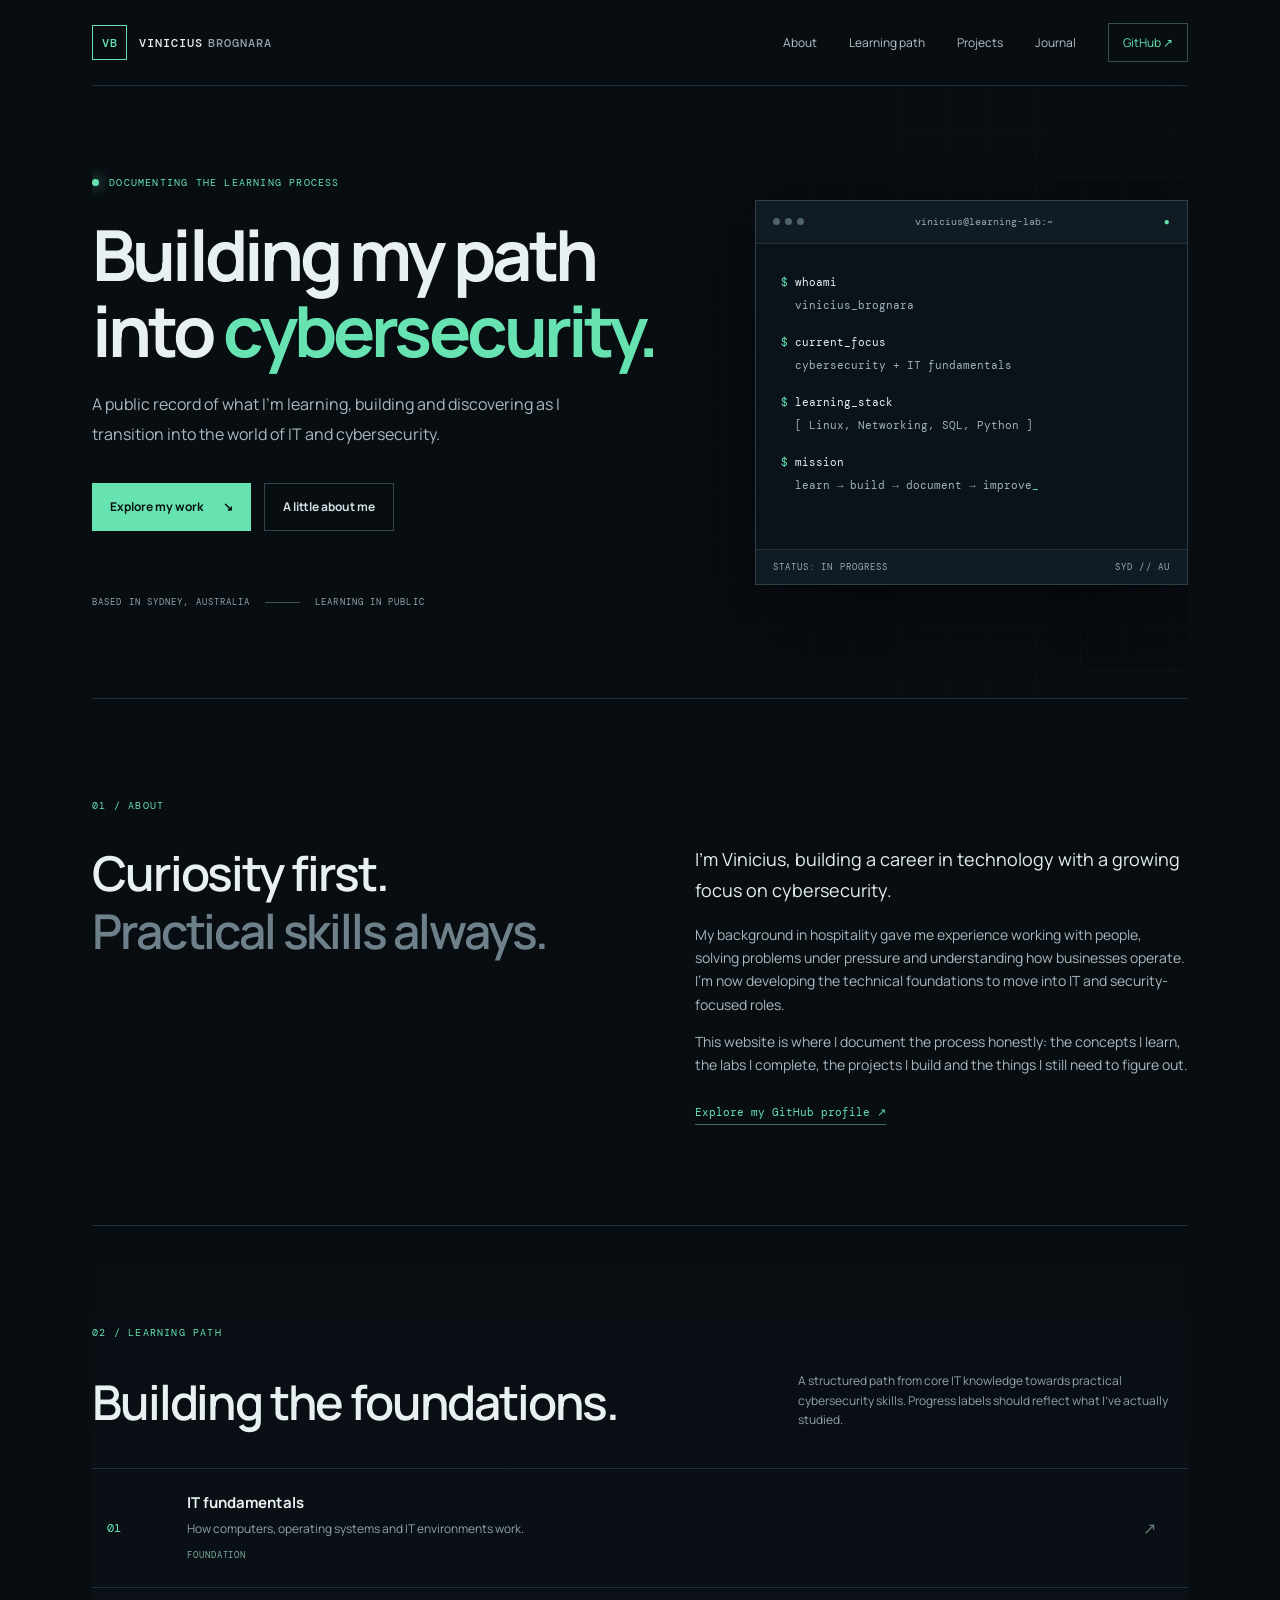
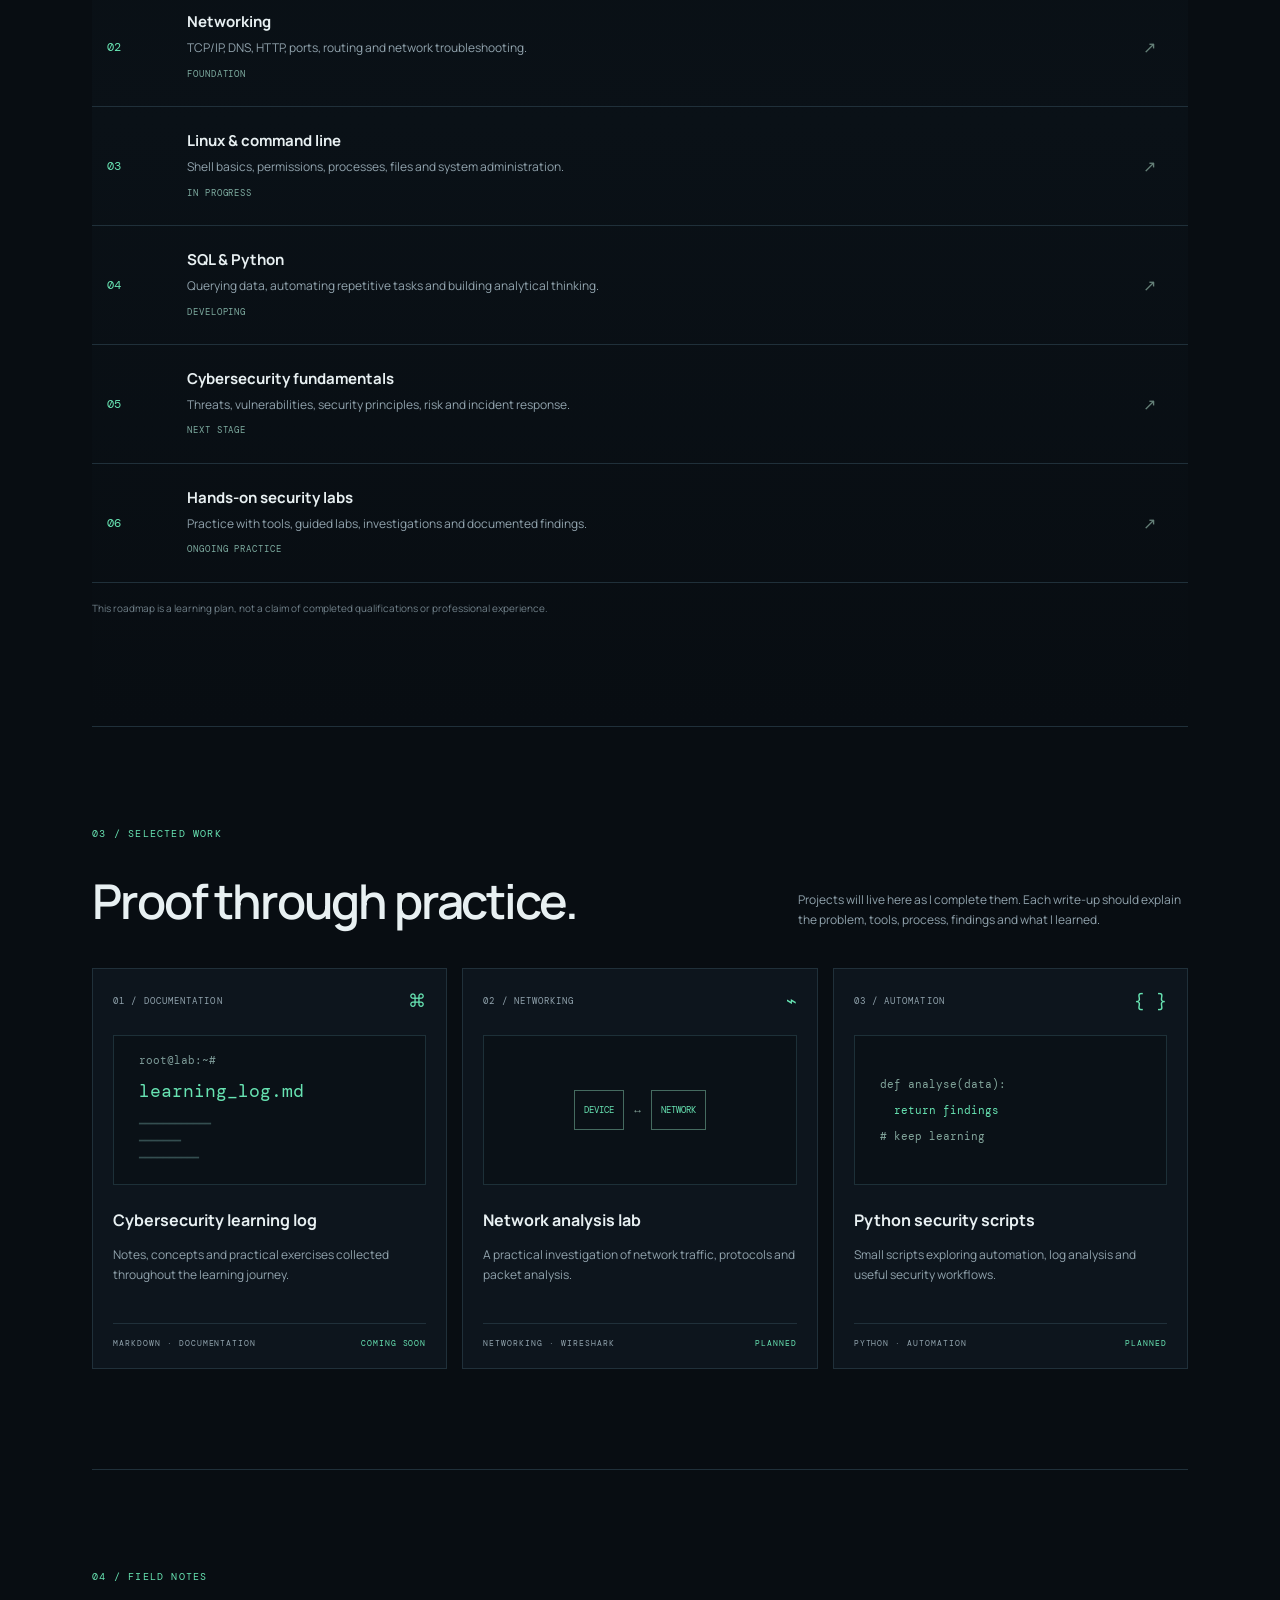
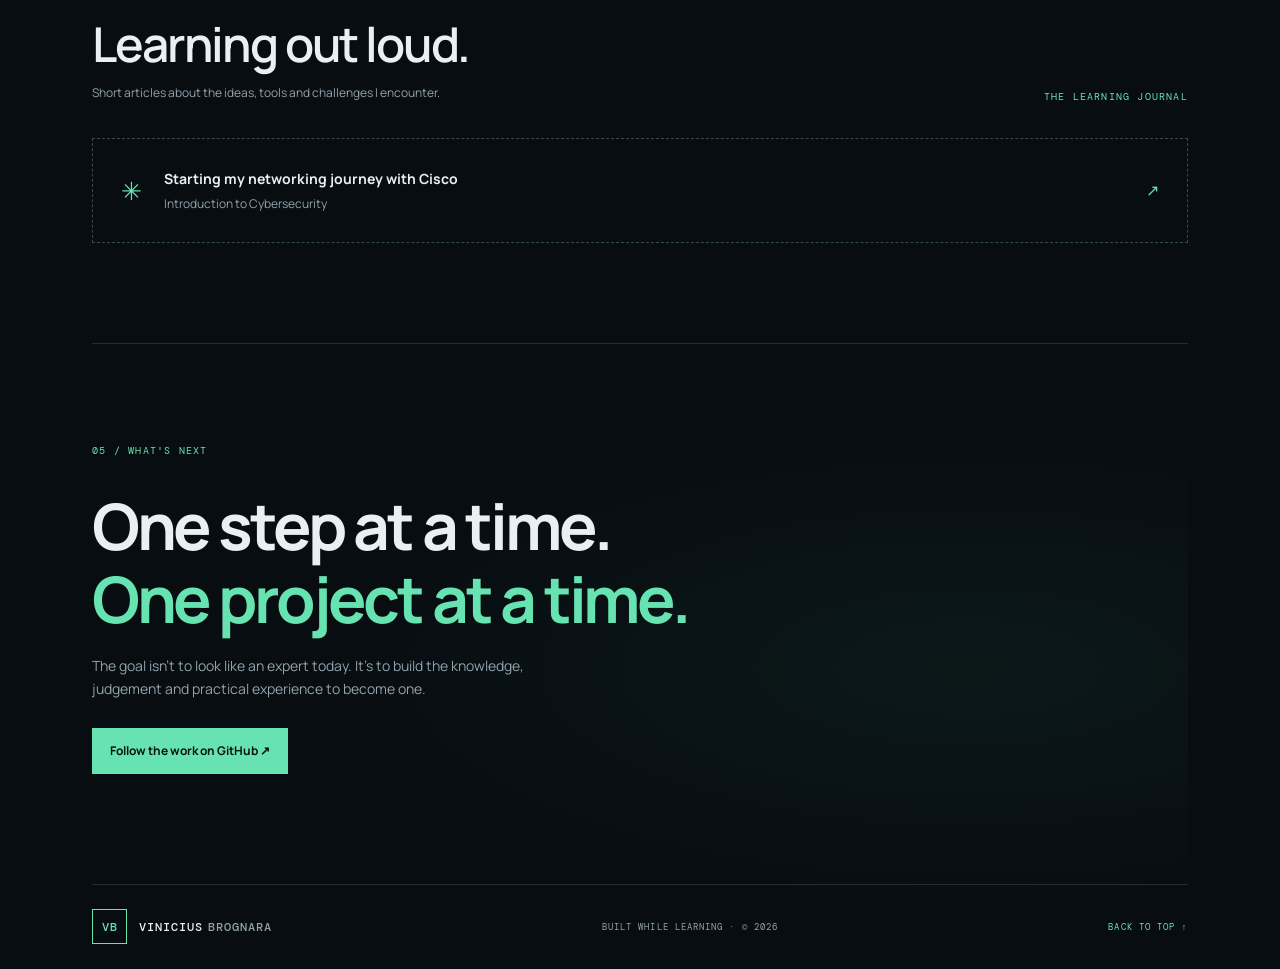
<file: index.html>
<!doctype html>
<html lang="en">
<head>
  <meta charset="utf-8">
  <meta name="viewport" content="width=device-width, initial-scale=1">
  <meta name="description" content="Vinicius Brognara — cybersecurity learning journey, technical projects and career portfolio.">
  <title>Vinicius Brognara | Cybersecurity Journey</title>
  <link rel="preconnect" href="https://fonts.googleapis.com">
  <link rel="preconnect" href="https://fonts.gstatic.com" crossorigin>
  <link href="https://fonts.googleapis.com/css2?family=DM+Mono:wght@400;500&family=Manrope:wght@400;500;600;700;800&display=swap" rel="stylesheet">
  <link rel="stylesheet" href="styles.css">
</head>
<body>
  <div class="site-shell">
    <header class="topbar">
      <a class="brand" href="#home"><span class="brand-mark">VB</span><span>VINICIUS<span class="muted">BROGNARA</span></span></a>
      <button class="menu-toggle" aria-label="Open navigation" aria-expanded="false">☰</button>
      <nav class="nav">
        <a href="#about">About</a>
        <a href="#roadmap">Learning path</a>
        <a href="#projects">Projects</a>
        <a href="#journal">Journal</a>
        <a class="nav-cta" href="https://github.com/viniciusbrog" target="_blank" rel="noreferrer">GitHub ↗</a>
      </nav>
    </header>

    <main>
      <section class="hero" id="home">
        <div class="hero-copy">
          <div class="eyebrow"><span class="status-dot"></span> DOCUMENTING THE LEARNING PROCESS</div>
          <h1>Building my path<br>into <span class="accent">cybersecurity.</span></h1>
          <p class="hero-text">A public record of what I'm learning, building and discovering as I transition into the world of IT and cybersecurity.</p>
          <div class="hero-actions">
            <a class="button primary" href="#projects">Explore my work <span>↘</span></a>
            <a class="button secondary" href="#about">A little about me</a>
          </div>
          <div class="hero-meta"><span>BASED IN SYDNEY, AUSTRALIA</span><span class="meta-line"></span><span>LEARNING IN PUBLIC</span></div>
        </div>
        <div class="terminal-card" aria-label="Decorative terminal illustration">
          <div class="terminal-head"><div class="traffic"><i></i><i></i><i></i></div><span>vinicius@learning-lab:~</span><span class="terminal-lock">●</span></div>
          <div class="terminal-body">
            <p><span class="prompt">$</span> whoami</p><p class="output">vinicius_brognara</p>
            <p><span class="prompt">$</span> current_focus</p><p class="output">cybersecurity + IT fundamentals</p>
            <p><span class="prompt">$</span> learning_stack</p>
            <p class="output">[ Linux, Networking, SQL, Python ]</p>
            <p><span class="prompt">$</span> mission</p><p class="output">learn → build → document → improve<span class="cursor">_</span></p>
          </div>
          <div class="terminal-footer"><span>STATUS: IN PROGRESS</span><span>SYD // AU</span></div>
        </div>
        <div class="hero-grid"></div>
      </section>

      <section class="intro section" id="about">
        <div class="section-kicker">01 / ABOUT</div>
        <div class="intro-content">
          <h2>Curiosity first.<br><span class="muted-heading">Practical skills always.</span></h2>
          <div>
            <p class="lead">I'm Vinicius, building a career in technology with a growing focus on cybersecurity.</p>
            <p>My background in hospitality gave me experience working with people, solving problems under pressure and understanding how businesses operate. I'm now developing the technical foundations to move into IT and security-focused roles.</p>
            <p>This website is where I document the process honestly: the concepts I learn, the labs I complete, the projects I build and the things I still need to figure out.</p>
            <a class="text-link" href="https://github.com/viniciusbrog" target="_blank" rel="noreferrer">Explore my GitHub profile ↗</a>
          </div>
        </div>
      </section>

      <section class="section roadmap-section" id="roadmap">
        <div class="section-kicker">02 / LEARNING PATH</div>
        <div class="section-heading"><h2>Building the foundations.</h2><p>A structured path from core IT knowledge towards practical cybersecurity skills. Progress labels should reflect what I've actually studied.</p></div>
        <div class="roadmap">
          <article class="roadmap-item"><span class="step">01</span><div><h3>IT fundamentals</h3><p>How computers, operating systems and IT environments work.</p><span class="tag">FOUNDATION</span></div><span class="roadmap-arrow">↗</span></article>
          <article class="roadmap-item"><span class="step">02</span><div><h3>Networking</h3><p>TCP/IP, DNS, HTTP, ports, routing and network troubleshooting.</p><span class="tag">FOUNDATION</span></div><span class="roadmap-arrow">↗</span></article>
          <article class="roadmap-item"><span class="step">03</span><div><h3>Linux & command line</h3><p>Shell basics, permissions, processes, files and system administration.</p><span class="tag">IN PROGRESS</span></div><span class="roadmap-arrow">↗</span></article>
          <article class="roadmap-item"><span class="step">04</span><div><h3>SQL & Python</h3><p>Querying data, automating repetitive tasks and building analytical thinking.</p><span class="tag">DEVELOPING</span></div><span class="roadmap-arrow">↗</span></article>
          <article class="roadmap-item"><span class="step">05</span><div><h3>Cybersecurity fundamentals</h3><p>Threats, vulnerabilities, security principles, risk and incident response.</p><span class="tag">NEXT STAGE</span></div><span class="roadmap-arrow">↗</span></article>
          <article class="roadmap-item"><span class="step">06</span><div><h3>Hands-on security labs</h3><p>Practice with tools, guided labs, investigations and documented findings.</p><span class="tag">ONGOING PRACTICE</span></div><span class="roadmap-arrow">↗</span></article>
        </div>
        <p class="small-note">This roadmap is a learning plan, not a claim of completed qualifications or professional experience.</p>
      </section>

      <section class="section projects-section" id="projects">
        <div class="section-kicker">03 / SELECTED WORK</div>
        <div class="section-heading"><h2>Proof through practice.</h2><p>Projects will live here as I complete them. Each write-up should explain the problem, tools, process, findings and what I learned.</p></div>
        <div class="project-grid">
          <article class="project-card featured"><div class="project-top"><span class="project-type">01 / DOCUMENTATION</span><span class="project-icon">⌘</span></div><div class="project-visual visual-terminal"><span>root@lab:~#</span><b>learning_log.md</b><span class="visual-lines">━━━━━━━━━━━━<br>━━━━━━━<br>━━━━━━━━━━</span></div><h3>Cybersecurity learning log</h3><p>Notes, concepts and practical exercises collected throughout the learning journey.</p><div class="project-bottom"><span>MARKDOWN · DOCUMENTATION</span><span>COMING SOON</span></div></article>
          <article class="project-card"><div class="project-top"><span class="project-type">02 / NETWORKING</span><span class="project-icon">⌁</span></div><div class="project-visual visual-network"><div class="network-node">DEVICE</div><span class="network-connector">↔</span><div class="network-node">NETWORK</div></div><h3>Network analysis lab</h3><p>A practical investigation of network traffic, protocols and packet analysis.</p><div class="project-bottom"><span>NETWORKING · WIRESHARK</span><span>PLANNED</span></div></article>
          <article class="project-card"><div class="project-top"><span class="project-type">03 / AUTOMATION</span><span class="project-icon">{ }</span></div><div class="project-visual visual-code"><span>def analyse(data):</span><b>&nbsp;&nbsp;return findings</b><span># keep learning</span></div><h3>Python security scripts</h3><p>Small scripts exploring automation, log analysis and useful security workflows.</p><div class="project-bottom"><span>PYTHON · AUTOMATION</span><span>PLANNED</span></div></article>
        </div>
      </section>

      <section class="section journal-section" id="journal">
        <div class="section-kicker">04 / FIELD NOTES</div>
        <div class="journal-heading"><div><h2>Learning out loud.</h2><p>Short articles about the ideas, tools and challenges I encounter.</p></div><span class="journal-label">THE LEARNING JOURNAL</span></div>
        <a class="journal-empty" href="https://viniciusbrog.github.io/journal/cisco-networking-academy.html">
          <span class="empty-symbol">✳</span>
          <div>
            <h3>Starting my networking journey with Cisco</h3>
            <p>Introduction to Cybersecurity</p>
          </div>
          <span class="empty-arrow">↗</span>
        </a>
      </section>

      <section class="closing">
        <div class="section-kicker">05 / WHAT'S NEXT</div>
        <h2>One step at a time.<br><span class="accent">One project at a time.</span></h2>
        <p>The goal isn't to look like an expert today. It's to build the knowledge, judgement and practical experience to become one.</p>
        <a class="button primary" href="https://github.com/viniciusbrog" target="_blank" rel="noreferrer">Follow the work on GitHub ↗</a>
      </section>
    </main>

    <footer><a class="brand" href="#home"><span class="brand-mark">VB</span><span>VINICIUS<span class="muted">BROGNARA</span></span></a><span>BUILT WHILE LEARNING · © <span id="year"></span></span><a href="#home">BACK TO TOP ↑</a></footer>
  </div>
  <script src="script.js"></script>
</body>
</html>
</file>
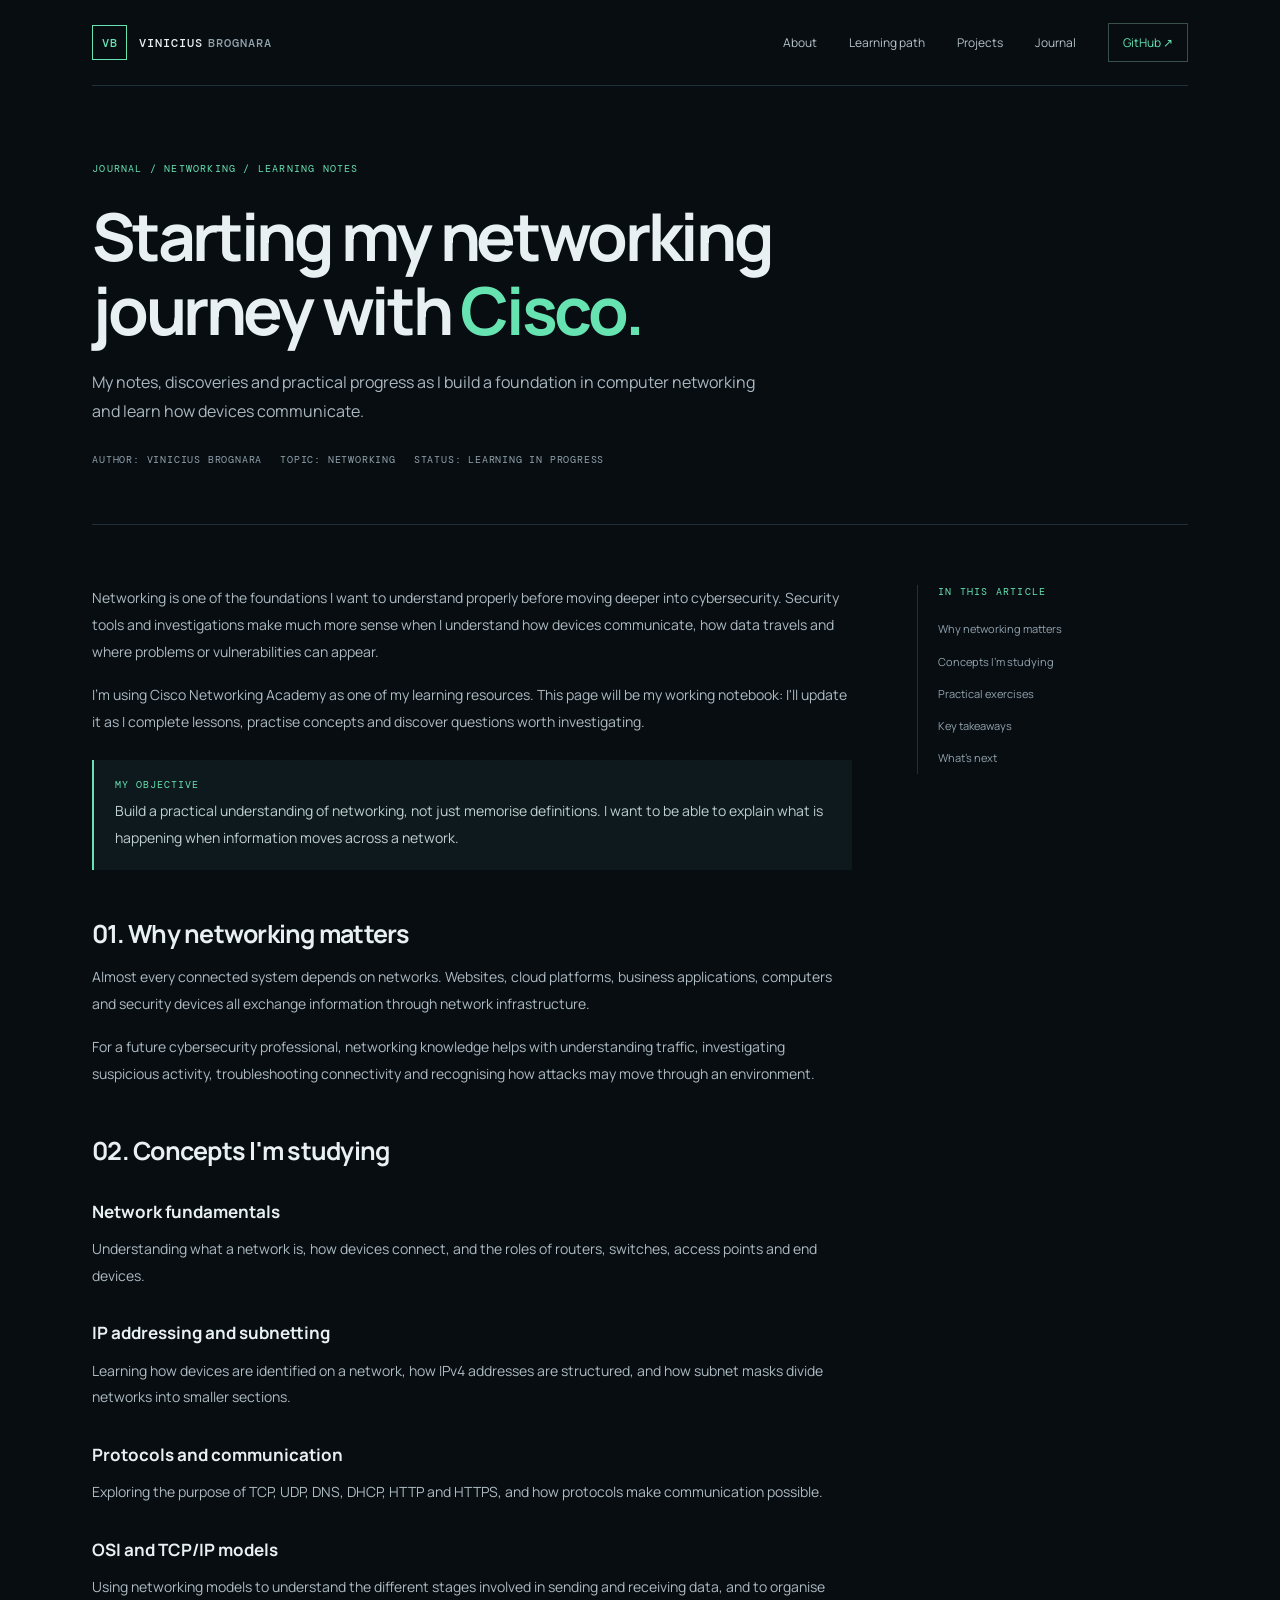
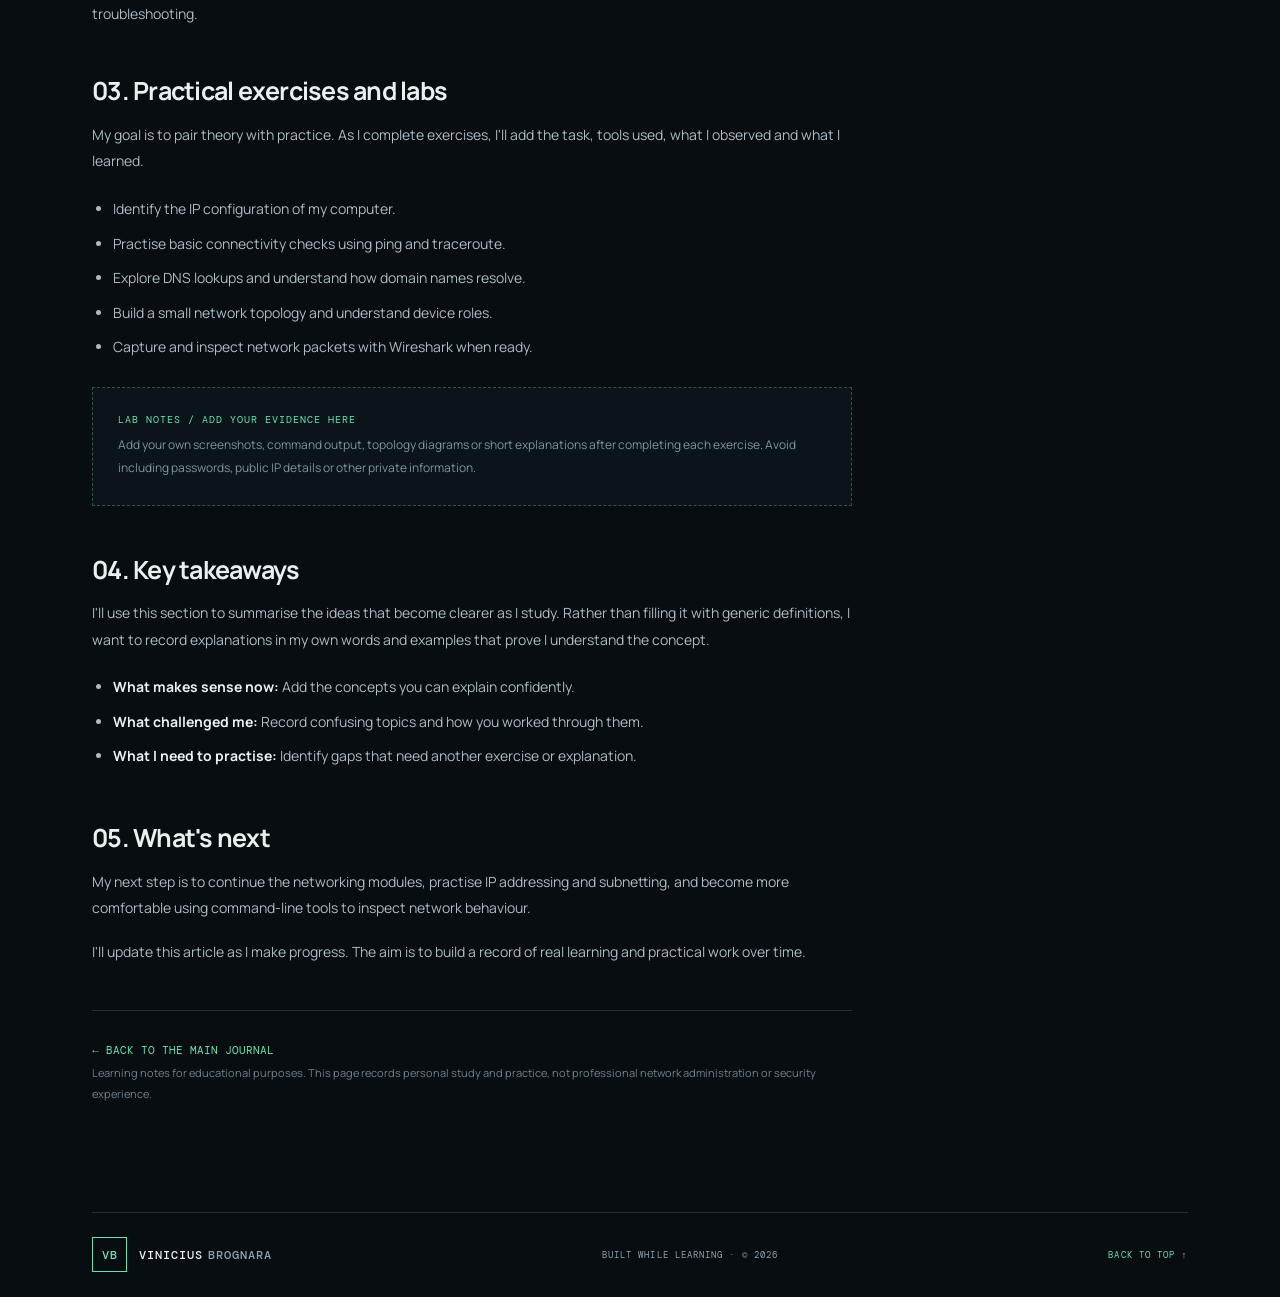
<file: journal/cisco-networking-academy.html>
<!doctype html>
<html lang="en">
<head>
  <meta charset="utf-8">
  <meta name="viewport" content="width=device-width, initial-scale=1">
  <meta name="description" content="My learning notes and practical progress through Cisco Networking Academy and networking fundamentals.">
  <title>Cisco Networking Academy | Vinicius Brognara</title>
  <link rel="preconnect" href="https://fonts.googleapis.com">
  <link rel="preconnect" href="https://fonts.gstatic.com" crossorigin>
  <link href="https://fonts.googleapis.com/css2?family=DM+Mono:wght@400;500&family=Manrope:wght@400;500;600;700;800&display=swap" rel="stylesheet">
  <link rel="stylesheet" href="../styles.css">
  <style>
    .article-hero{padding:76px 0 58px;border-bottom:1px solid var(--line)}
    .article-crumb{font:10px var(--mono);letter-spacing:.12em;color:var(--accent);margin-bottom:25px}
    .article-hero h1{font-size:clamp(38px,5.3vw,66px);line-height:1.12;letter-spacing:-.05em;max-width:850px;margin:0 0 20px}
    .article-deck{max-width:680px;color:#aab8c0;font-size:16px;line-height:1.8}
    .article-meta{display:flex;gap:18px;flex-wrap:wrap;margin-top:28px;color:var(--muted);font:10px var(--mono);letter-spacing:.08em}
    .article-layout{display:grid;grid-template-columns:minmax(0,760px) 220px;gap:65px;padding:60px 0 90px;align-items:start}
    .article-body{min-width:0;color:#adbbc2;font-size:14px;line-height:1.9}
    .article-body h2{font-size:25px;line-height:1.3;letter-spacing:-.03em;color:var(--text);margin:48px 0 14px}
    .article-body h3{font-size:17px;color:var(--text);margin:28px 0 8px}
    .article-body p{margin:0 0 17px}
    .article-body ul{padding-left:21px;margin:12px 0 22px}
    .article-body li{padding:4px 0}
    .article-body strong{color:#e8f0f2}
    .article-callout{border-left:2px solid var(--accent);background:#0d191c;padding:18px 21px;margin:25px 0;color:#c0d0d0}
    .article-callout b{display:block;color:var(--accent);font:10px var(--mono);letter-spacing:.1em;margin-bottom:7px}
    .article-placeholder{border:1px dashed #38504e;background:#0b1419;padding:25px;margin:20px 0;color:#81949b}
    .article-placeholder span{display:block;color:var(--accent);font:10px var(--mono);letter-spacing:.1em;margin-bottom:8px}
    .article-placeholder p{font-size:12px;margin:0}
    .article-toc{position:sticky;top:30px;border-left:1px solid var(--line);padding-left:20px}
    .article-toc h3{font:10px var(--mono);letter-spacing:.12em;color:var(--accent);margin:0 0 15px}
    .article-toc a{display:block;font-size:11px;color:var(--muted);padding:7px 0}
    .article-toc a:hover{color:var(--accent)}
    .article-end{border-top:1px solid var(--line);margin-top:45px;padding-top:25px}
    .article-end a{color:var(--accent);font:11px var(--mono)}
    .article-disclaimer{font-size:11px;color:#71818a;margin-top:20px}
    @media(max-width:850px){.article-layout{grid-template-columns:1fr;gap:20px}.article-toc{position:static;grid-row:1;border:1px solid var(--line);padding:18px}.article-toc a{display:inline-block;margin-right:12px}.article-hero{padding:60px 0 45px}}
  </style>
</head>
<body>
  <div class="site-shell">
    <header class="topbar">
      <a class="brand" href="../index.html"><span class="brand-mark">VB</span><span>VINICIUS<span class="muted">BROGNARA</span></span></a>
      <button class="menu-toggle" aria-label="Open navigation" aria-expanded="false">☰</button>
      <nav class="nav">
        <a href="../index.html#about">About</a>
        <a href="../index.html#roadmap">Learning path</a>
        <a href="../index.html#projects">Projects</a>
        <a href="../index.html#journal">Journal</a>
        <a class="nav-cta" href="https://github.com/viniciusbrog" target="_blank" rel="noreferrer">GitHub ↗</a>
      </nav>
    </header>

    <main>
      <section class="article-hero">
        <div class="article-crumb">JOURNAL / NETWORKING / LEARNING NOTES</div>
        <h1>Starting my networking journey with <span class="accent">Cisco.</span></h1>
        <p class="article-deck">My notes, discoveries and practical progress as I build a foundation in computer networking and learn how devices communicate.</p>
        <div class="article-meta"><span>AUTHOR: VINICIUS BROGNARA</span><span>TOPIC: NETWORKING</span><span>STATUS: LEARNING IN PROGRESS</span></div>
      </section>

      <div class="article-layout">
        <article class="article-body">
          <p>Networking is one of the foundations I want to understand properly before moving deeper into cybersecurity. Security tools and investigations make much more sense when I understand how devices communicate, how data travels and where problems or vulnerabilities can appear.</p>
          <p>I'm using Cisco Networking Academy as one of my learning resources. This page will be my working notebook: I'll update it as I complete lessons, practise concepts and discover questions worth investigating.</p>

          <div class="article-callout"><b>MY OBJECTIVE</b>Build a practical understanding of networking, not just memorise definitions. I want to be able to explain what is happening when information moves across a network.</div>

          <h2 id="why">01. Why networking matters</h2>
          <p>Almost every connected system depends on networks. Websites, cloud platforms, business applications, computers and security devices all exchange information through network infrastructure.</p>
          <p>For a future cybersecurity professional, networking knowledge helps with understanding traffic, investigating suspicious activity, troubleshooting connectivity and recognising how attacks may move through an environment.</p>

          <h2 id="topics">02. Concepts I'm studying</h2>
          <h3>Network fundamentals</h3>
          <p>Understanding what a network is, how devices connect, and the roles of routers, switches, access points and end devices.</p>
          <h3>IP addressing and subnetting</h3>
          <p>Learning how devices are identified on a network, how IPv4 addresses are structured, and how subnet masks divide networks into smaller sections.</p>
          <h3>Protocols and communication</h3>
          <p>Exploring the purpose of TCP, UDP, DNS, DHCP, HTTP and HTTPS, and how protocols make communication possible.</p>
          <h3>OSI and TCP/IP models</h3>
          <p>Using networking models to understand the different stages involved in sending and receiving data, and to organise troubleshooting.</p>

          <h2 id="practice">03. Practical exercises and labs</h2>
          <p>My goal is to pair theory with practice. As I complete exercises, I'll add the task, tools used, what I observed and what I learned.</p>
          <ul>
            <li>Identify the IP configuration of my computer.</li>
            <li>Practise basic connectivity checks using ping and traceroute.</li>
            <li>Explore DNS lookups and understand how domain names resolve.</li>
            <li>Build a small network topology and understand device roles.</li>
            <li>Capture and inspect network packets with Wireshark when ready.</li>
          </ul>
          <div class="article-placeholder"><span>LAB NOTES / ADD YOUR EVIDENCE HERE</span><p>Add your own screenshots, command output, topology diagrams or short explanations after completing each exercise. Avoid including passwords, public IP details or other private information.</p></div>

          <h2 id="takeaways">04. Key takeaways</h2>
          <p>I'll use this section to summarise the ideas that become clearer as I study. Rather than filling it with generic definitions, I want to record explanations in my own words and examples that prove I understand the concept.</p>
          <ul>
            <li><strong>What makes sense now:</strong> Add the concepts you can explain confidently.</li>
            <li><strong>What challenged me:</strong> Record confusing topics and how you worked through them.</li>
            <li><strong>What I need to practise:</strong> Identify gaps that need another exercise or explanation.</li>
          </ul>

          <h2 id="next">05. What's next</h2>
          <p>My next step is to continue the networking modules, practise IP addressing and subnetting, and become more comfortable using command-line tools to inspect network behaviour.</p>
          <p>I'll update this article as I make progress. The aim is to build a record of real learning and practical work over time.</p>

          <div class="article-end">
            <a href="../index.html#journal">← BACK TO THE MAIN JOURNAL</a>
            <p class="article-disclaimer">Learning notes for educational purposes. This page records personal study and practice, not professional network administration or security experience.</p>
          </div>
        </article>

        <aside class="article-toc">
          <h3>IN THIS ARTICLE</h3>
          <a href="#why">Why networking matters</a>
          <a href="#topics">Concepts I'm studying</a>
          <a href="#practice">Practical exercises</a>
          <a href="#takeaways">Key takeaways</a>
          <a href="#next">What's next</a>
        </aside>
      </div>
    </main>

    <footer><a class="brand" href="../index.html"><span class="brand-mark">VB</span><span>VINICIUS<span class="muted">BROGNARA</span></span></a><span>BUILT WHILE LEARNING · © <span id="year"></span></span><a href="#">BACK TO TOP ↑</a></footer>
  </div>
  <script src="../script.js"></script>
</body>
</html>
</file>
<file: styles.css>
:root{--bg:#080d12;--panel:#0d151d;--panel2:#101c25;--line:#20303a;--text:#e8f0f2;--muted:#91a3ad;--accent:#67e3b2;--accent2:#a3f2d1;--mono:"DM Mono",monospace;--sans:"Manrope",sans-serif}
*{box-sizing:border-box}html{scroll-behavior:smooth;scroll-padding-top:90px}body{margin:0;background:var(--bg);color:var(--text);font-family:var(--sans);line-height:1.65}a{color:inherit;text-decoration:none}.site-shell{max-width:1440px;margin:auto;padding:0 7.2%}.topbar{height:86px;display:flex;align-items:center;justify-content:space-between;border-bottom:1px solid var(--line);position:relative;z-index:5}.brand{display:flex;align-items:center;gap:12px;font:500 12px var(--mono);letter-spacing:.08em}.brand-mark{display:grid;place-items:center;width:35px;height:35px;border:1px solid var(--accent);color:var(--accent);font:500 12px var(--mono)}.muted{color:var(--muted);margin-left:5px}.nav{display:flex;align-items:center;gap:32px;font-size:12px;color:#b6c3c9}.nav a:hover,.text-link:hover{color:var(--accent)}.nav-cta{border:1px solid #385047;padding:9px 14px;color:var(--accent)}.menu-toggle{display:none;background:none;border:0;color:var(--text);font-size:22px}.hero{min-height:610px;display:grid;grid-template-columns:1.15fr .85fr;align-items:center;gap:7%;position:relative;overflow:hidden}.hero-copy{padding:90px 0;position:relative;z-index:1}.eyebrow,.section-kicker,.hero-meta,.terminal-footer,.project-type,.project-bottom,.journal-label,footer>span,footer>a:last-child{font:10px var(--mono);letter-spacing:.12em;color:var(--muted)}.eyebrow{color:var(--accent);display:flex;align-items:center;gap:10px}.status-dot{width:7px;height:7px;border-radius:50%;background:var(--accent);box-shadow:0 0 13px #67e3b2}.hero h1{font-size:clamp(42px,5.5vw,76px);line-height:1.08;letter-spacing:-.055em;margin:27px 0 22px;font-weight:700}.accent{color:var(--accent)}.hero-text{max-width:510px;color:#aab8c0;font-size:16px;line-height:1.85}.hero-actions{display:flex;gap:13px;margin-top:34px;flex-wrap:wrap}.button{display:inline-flex;align-items:center;gap:20px;padding:13px 18px;font-size:12px;font-weight:700}.primary{background:var(--accent);color:#07120f}.primary:hover{background:var(--accent2)}.secondary{border:1px solid #34444d;color:#d5dfe3}.hero-meta{display:flex;gap:15px;align-items:center;margin-top:65px;font-size:9px}.meta-line{height:1px;width:35px;background:#40515a}.terminal-card{background:#0b131a;border:1px solid #2b4149;box-shadow:0 25px 90px #0008;position:relative;z-index:1}.terminal-head,.terminal-footer{height:43px;padding:0 17px;display:flex;align-items:center;justify-content:space-between;background:#101b23;border-bottom:1px solid var(--line);font:10px var(--mono);color:#9babb3}.traffic{display:flex;gap:5px}.traffic i{width:7px;height:7px;border-radius:50%;background:#50636c}.terminal-lock{color:var(--accent)}.terminal-body{padding:30px 25px 35px;font:11px/1.5 var(--mono);min-height:280px}.terminal-body p{margin:0 0 7px}.prompt{color:var(--accent)}.output{color:#9fb2bb;padding-left:14px;margin-bottom:20px!important}.cursor{color:var(--accent);animation:blink 1s steps(2) infinite}@keyframes blink{50%{opacity:0}}.terminal-footer{height:35px;border:0;border-top:1px solid var(--line);font-size:9px}.hero-grid{position:absolute;right:-10%;top:0;width:65%;height:100%;opacity:.16;background-image:linear-gradient(#27413e 1px,transparent 1px),linear-gradient(90deg,#27413e 1px,transparent 1px);background-size:45px 45px;mask-image:linear-gradient(90deg,transparent,#000)}.section{padding:100px 0;border-top:1px solid var(--line)}.section-kicker{color:var(--accent);margin-bottom:32px}.intro-content{display:grid;grid-template-columns:1fr 1fr;gap:10%}.intro h2,.section-heading h2,.journal-heading h2{font-size:clamp(30px,4vw,48px);line-height:1.2;letter-spacing:-.045em;margin:0;font-weight:600}.muted-heading{color:#6e818b}.intro-content>div{max-width:570px;color:#a9b7be;font-size:14px}.intro-content .lead{color:#e4edef;font-size:18px;line-height:1.7;margin-top:0}.text-link{display:inline-block;color:var(--accent);font:11px var(--mono);margin-top:15px;border-bottom:1px solid #416d5e;padding-bottom:5px}.roadmap-section{background:linear-gradient(180deg,transparent,#0a1117 45%,transparent)}.section-heading{display:flex;justify-content:space-between;align-items:end;gap:30px;margin-bottom:38px}.section-heading p,.journal-heading p{max-width:390px;color:var(--muted);font-size:12px;margin:0}.roadmap{border-top:1px solid var(--line)}.roadmap-item{display:grid;grid-template-columns:65px 1fr 30px;gap:15px;align-items:center;padding:22px 15px;border-bottom:1px solid var(--line);transition:background .2s}.roadmap-item:hover{background:#101b21}.step{font:12px var(--mono);color:var(--accent)}.roadmap-item h3{font-size:15px;margin:0 0 3px}.roadmap-item p{font-size:12px;color:var(--muted);margin:0}.tag{display:inline-block;margin-top:9px;color:#7eaca0;font:9px var(--mono);letter-spacing:.1em}.roadmap-arrow{color:#658078}.small-note{color:#71818a;font-size:10px;margin-top:17px}.project-grid{display:grid;grid-template-columns:repeat(3,1fr);gap:15px}.project-card{background:var(--panel);border:1px solid var(--line);padding:20px;min-width:0}.project-card:hover{border-color:#527c6d}.project-top,.project-bottom{display:flex;justify-content:space-between;align-items:center}.project-type,.project-bottom{font-size:9px}.project-icon{color:var(--accent);font:18px var(--mono)}.project-visual{height:150px;margin:22px 0;background:#0a1117;border:1px solid #1d3038;display:flex;align-items:center;justify-content:center;gap:12px;color:#7d9b98;font:11px var(--mono);overflow:hidden}.visual-terminal{flex-direction:column;align-items:flex-start;padding:25px}.visual-terminal b{font-size:18px;color:var(--accent);font-weight:400}.visual-lines{font-size:10px;line-height:1.7;color:#344e50}.visual-network{gap:10px}.network-node{padding:13px 9px;border:1px solid #456b60;color:var(--accent);font-size:9px}.network-connector{color:#8aa99e}.visual-code{align-items:flex-start;justify-content:center;flex-direction:column;padding-left:25px;color:#83a69c}.visual-code b{color:var(--accent);font-weight:400}.project-card h3{font-size:16px;margin:0 0 7px}.project-card p{font-size:12px;color:var(--muted);min-height:58px}.project-bottom{border-top:1px solid var(--line);padding-top:14px;margin-top:20px;font-size:8px;gap:8px}.project-bottom span:last-child{color:var(--accent);text-align:right}.journal-heading{display:flex;justify-content:space-between;align-items:end;margin-bottom:35px}.journal-heading h2{margin-bottom:10px}.journal-label{color:var(--accent)}.journal-empty{border:1px dashed #344b4d;padding:28px;display:flex;align-items:center;gap:22px}.empty-symbol{font-size:25px;color:var(--accent)}.journal-empty h3{font-size:14px;margin:0 0 4px}.journal-empty p{font-size:12px;color:var(--muted);margin:0}.empty-arrow{margin-left:auto;color:var(--accent)}.closing{padding:100px 0 110px;border-top:1px solid var(--line);background:radial-gradient(ellipse at 80% 60%,#12302755,transparent 50%)}.closing h2{font-size:clamp(38px,5vw,65px);line-height:1.15;letter-spacing:-.05em;margin:0 0 18px}.closing p{max-width:480px;color:var(--muted);font-size:14px;margin-bottom:28px}footer{min-height:85px;border-top:1px solid var(--line);display:flex;align-items:center;justify-content:space-between;gap:15px}footer>span,footer>a:last-child{font-size:9px}footer>a:last-child{color:var(--accent)}
@media(max-width:800px){.site-shell{padding:0 5%}.hero{grid-template-columns:1fr;gap:20px;padding-bottom:65px}.hero-copy{padding:75px 0 15px}.terminal-card{max-width:550px;width:100%;margin:0 auto}.hero-meta{margin-top:35px}.intro-content{grid-template-columns:1fr;gap:25px}.section{padding:75px 0}.section-heading{display:block}.section-heading p{margin-top:15px}.project-grid{grid-template-columns:1fr 1fr}.journal-heading{display:block}.journal-label{display:inline-block;margin-top:20px}}
@media(max-width:560px){.topbar{height:70px}.menu-toggle{display:block}.nav{display:none;position:absolute;top:69px;left:0;right:0;background:#0d151d;border:1px solid var(--line);padding:20px;flex-direction:column;align-items:stretch;gap:18px}.nav.open{display:flex}.hero h1{font-size:44px}.hero-text{font-size:14px}.project-grid{grid-template-columns:1fr}.project-visual{height:130px}.roadmap-item{grid-template-columns:35px 1fr 15px;padding:18px 4px}.roadmap-item p{font-size:11px}.journal-empty{padding:20px;gap:13px}.empty-arrow{display:none}footer{padding:20px 0;flex-wrap:wrap}footer>span{order:3;width:100%}.closing{padding:75px 0}}
</file>
